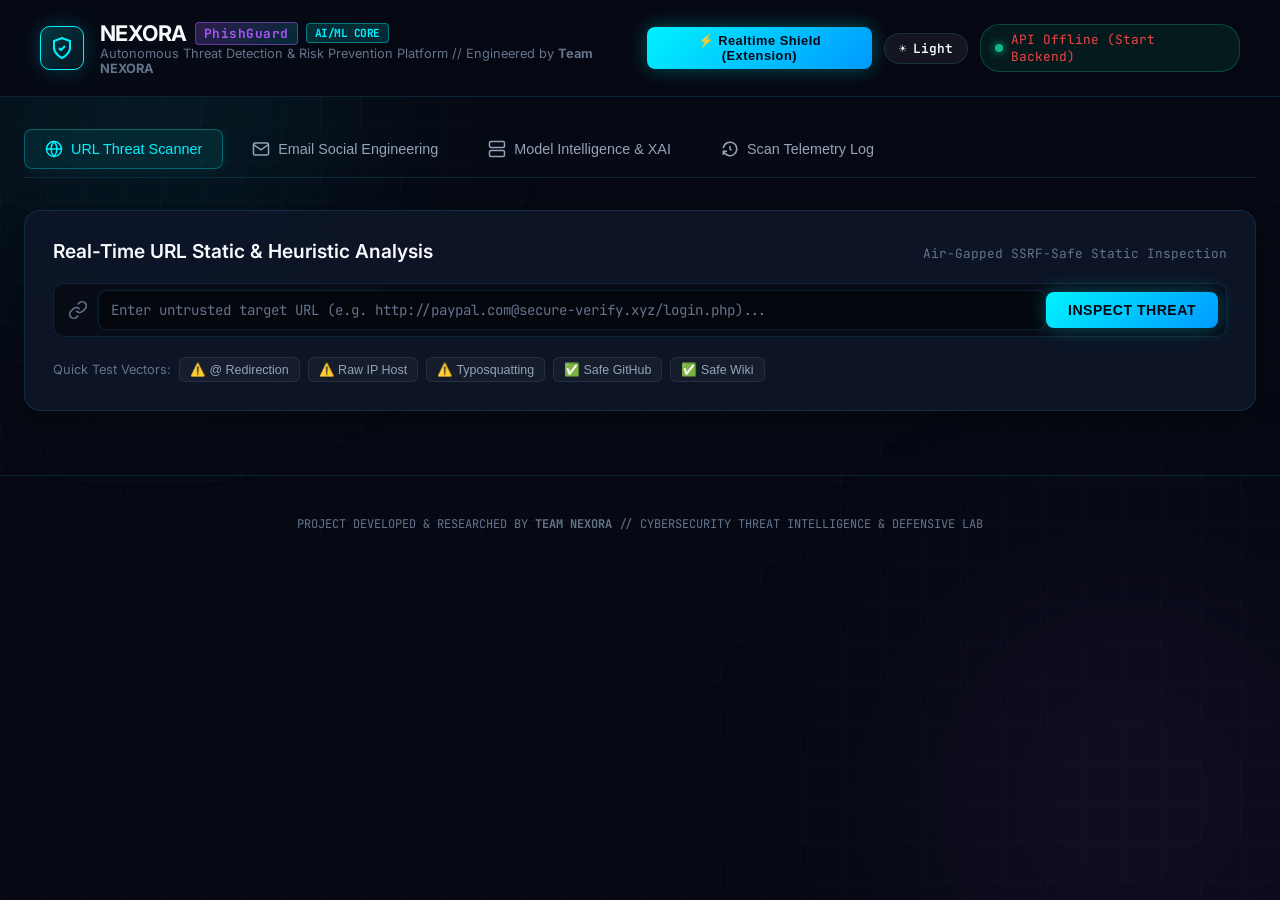
<file: frontend/index.html>
<!DOCTYPE html>
<html lang="en">
<head>
    <meta charset="UTF-8">
    <meta name="viewport" content="width=device-width, initial-scale=1.0">
    <title>CYBERDEFENSE // AI-Powered Phishing Detection & Prevention Platform</title>
    <meta name="description" content="Enterprise-grade AI/ML cybersecurity platform for real-time URL and email phishing threat analysis and prevention.">
    <!-- Google Fonts -->
    <link rel="preconnect" href="https://fonts.googleapis.com">
    <link rel="preconnect" href="https://fonts.gstatic.com" crossorigin>
    <link href="https://fonts.googleapis.com/css2?family=Inter:wght@300;400;500;600;700;800&family=JetBrains+Mono:wght@400;600;700&display=swap" rel="stylesheet">
    <link rel="stylesheet" href="style.css">
</head>
<body>
    <!-- Background Glow Canvas & Grid -->
    <div class="cyber-grid"></div>
    <div class="glow-orb orb-1"></div>
    <div class="glow-orb orb-2"></div>

    <!-- Header / Navbar -->
    <header class="navbar">
        <div class="nav-brand">
            <div class="logo-shield">
                <svg viewBox="0 0 24 24" fill="none" stroke="currentColor" stroke-width="2">
                    <path d="M12 22s8-4 8-10V5l-8-3-8 3v7c0 6 8 10 8 10z"/>
                    <path d="M9 12l2 2 4-4" stroke-dasharray="10"/>
                </svg>
            </div>
            <div>
                <h1 class="brand-title">NEXORA <span class="badge-brand">PhishGuard</span> <span class="badge-ai">AI/ML Core</span></h1>
                <p class="brand-subtitle">Autonomous Threat Detection & Risk Prevention Platform // Engineered by <strong>Team NEXORA</strong></p>
            </div>
        </div>

        <div class="nav-controls">
            <button class="cyber-btn primary small" onclick="openExtensionModal()" title="Real-Time Domain Protection Extension">
                <span>⚡ Realtime Shield (Extension)</span>
            </button>

            <button class="theme-toggle-btn" id="themeToggleBtn" onclick="toggleTheme()" title="Toggle Light/Dark Theme">
                <span class="theme-icon" id="themeIcon">☀️</span>
                <span class="theme-text" id="themeText">Light</span>
            </button>

            <div class="system-status-pill" id="systemStatusPill">
                <span class="status-dot pulse"></span>
                <span id="systemStatusText">Connecting to ML Engine...</span>
            </div>
        </div>
    </header>

    <!-- Main Dashboard Container -->
    <main class="dashboard-container">
        
        <!-- Navigation Tabs -->
        <nav class="cyber-tabs" role="tablist">
            <button class="tab-btn active" id="tabUrlBtn" onclick="switchTab('url')">
                <svg viewBox="0 0 24 24" width="18" height="18" fill="none" stroke="currentColor" stroke-width="2"><circle cx="12" cy="12" r="10"/><line x1="2" y1="12" x2="22" y2="12"/><path d="M12 2a15.3 15.3 0 0 1 4 10 15.3 15.3 0 0 1-4 10 15.3 15.3 0 0 1-4-10 15.3 15.3 0 0 1 4-10z"/></svg>
                <span>URL Threat Scanner</span>
            </button>
            <button class="tab-btn" id="tabEmailBtn" onclick="switchTab('email')">
                <svg viewBox="0 0 24 24" width="18" height="18" fill="none" stroke="currentColor" stroke-width="2"><path d="M4 4h16c1.1 0 2 .9 2 2v12c0 1.1-.9 2-2 2H4c-1.1 0-2-.9-2-2V6c0-1.1.9-2 2-2z"/><polyline points="22,6 12,13 2,6"/></svg>
                <span>Email Social Engineering</span>
            </button>
            <button class="tab-btn" id="tabModelBtn" onclick="switchTab('model')">
                <svg viewBox="0 0 24 24" width="18" height="18" fill="none" stroke="currentColor" stroke-width="2"><rect x="2" y="2" width="20" height="8" rx="2" ry="2"/><rect x="2" y="14" width="20" height="8" rx="2" ry="2"/><line x1="6" y1="6" x2="6.01" y2="6"/><line x1="6" y1="18" x2="6.01" y2="18"/></svg>
                <span>Model Intelligence & XAI</span>
            </button>
            <button class="tab-btn" id="tabHistoryBtn" onclick="switchTab('history')">
                <svg viewBox="0 0 24 24" width="18" height="18" fill="none" stroke="currentColor" stroke-width="2"><polyline points="12 8 12 12 14 14"/><path d="M3.05 11a9 9 0 1 1 .5 4m-.5 5v-5h5"/></svg>
                <span>Scan Telemetry Log</span>
            </button>
        </nav>

        <!-- ==================== TAB 1: URL SCANNER ==================== -->
        <section id="urlTab" class="tab-content active">
            <div class="scanner-card glass-panel">
                <div class="card-header">
                    <h2>Real-Time URL Static & Heuristic Analysis</h2>
                    <span class="card-hint">Air-Gapped SSRF-Safe Static Inspection</span>
                </div>

                <form id="urlScanForm" onsubmit="handleUrlSubmit(event)">
                    <div class="input-group">
                        <div class="input-icon">
                            <svg viewBox="0 0 24 24" width="20" height="20" fill="none" stroke="currentColor" stroke-width="2"><path d="M10 13a5 5 0 0 0 7.54.54l3-3a5 5 0 0 0-7.07-7.07l-1.72 1.71"/><path d="M14 11a5 5 0 0 0-7.54-.54l-3 3a5 5 0 0 0 7.07 7.07l1.71-1.71"/></svg>
                        </div>
                        <input 
                            type="text" 
                            id="urlInput" 
                            placeholder="Enter untrusted target URL (e.g. http://paypal.com@secure-verify.xyz/login.php)..." 
                            required
                            autocomplete="off"
                        >
                        <button type="submit" id="urlScanBtn" class="cyber-btn primary">
                            <span class="btn-text">INSPECT THREAT</span>
                            <span class="btn-loader hidden"></span>
                        </button>
                    </div>
                </form>

                <!-- Quick Samples Bar -->
                <div class="quick-samples">
                    <span class="samples-label">Quick Test Vectors:</span>
                    <button class="chip phish" onclick="loadSampleUrl('http://paypal.com@secure-verify-account.xyz/login.php')">⚠️ @ Redirection</button>
                    <button class="chip phish" onclick="loadSampleUrl('http://192.168.1.100/secure/bankofamerica/verify.html')">⚠️ Raw IP Host</button>
                    <button class="chip phish" onclick="loadSampleUrl('http://amaz0n-security-alert-center.top/orders/reverify')">⚠️ Typosquatting</button>
                    <button class="chip legit" onclick="loadSampleUrl('https://www.github.com/torvalds/linux')">✅ Safe GitHub</button>
                    <button class="chip legit" onclick="loadSampleUrl('https://en.wikipedia.org/wiki/Machine_learning')">✅ Safe Wiki</button>
                </div>
            </div>

            <!-- URL Result Section (Hidden until scan) -->
            <div id="urlResultSection" class="results-grid hidden">
                
                <!-- Left: Gauge & Prevention Action -->
                <div class="result-card glass-panel score-card">
                    <h3>Risk Assessment</h3>
                    
                    <div class="gauge-wrapper">
                        <svg class="gauge-svg" viewBox="0 0 200 200">
                            <circle class="gauge-bg" cx="100" cy="100" r="80"></circle>
                            <circle class="gauge-bar" id="urlGaugeBar" cx="100" cy="100" r="80" stroke-dasharray="502.65" stroke-dashoffset="502.65"></circle>
                        </svg>
                        <div class="gauge-center">
                            <span class="gauge-value" id="urlScoreVal">0</span>
                            <span class="gauge-max">/ 100</span>
                            <span class="gauge-level" id="urlLevelBadge">ANALYZING</span>
                        </div>
                    </div>

                    <div class="policy-action-box" id="urlPolicyBox">
                        <div class="action-title" id="urlActionText">ACTION: PENDING</div>
                        <p class="action-desc" id="urlActionDesc">Evaluating threat level...</p>
                    </div>

                    <div class="meta-row">
                        <div class="meta-item">
                            <span class="meta-label">ML Confidence</span>
                            <span class="meta-val" id="urlConfidenceVal">--%</span>
                        </div>
                        <div class="meta-item">
                            <span class="meta-label">Engine Model</span>
                            <span class="meta-val" id="urlModelVal">Random Forest</span>
                        </div>
                    </div>
                </div>

                <!-- Right: Explainability & Indicators -->
                <div class="result-card glass-panel reasons-card">
                    <div class="card-header">
                        <h3>Explainable AI (XAI) Indicators</h3>
                        <span class="badge-tag">Threat Signals</span>
                    </div>

                    <div class="reasons-list" id="urlReasonsList">
                        <!-- Injected via JavaScript -->
                    </div>

                    <div class="features-collapsible">
                        <button class="collapse-toggle" onclick="toggleFeatureTable()">
                            <span>Extracted Numeric Feature Matrix (22 Vector Dimensions)</span>
                            <span id="collapseIcon">▼</span>
                        </button>
                        <div id="featureTableContainer" class="feature-table-wrapper hidden">
                            <table class="cyber-table" id="urlFeatureTable">
                                <thead>
                                    <tr>
                                        <th>Feature Name</th>
                                        <th>Extracted Value</th>
                                    </tr>
                                </thead>
                                <tbody></tbody>
                            </table>
                        </div>
                    </div>
                </div>

            </div>
        </section>

        <!-- ==================== TAB 2: EMAIL SCANNER ==================== -->
        <section id="emailTab" class="tab-content">
            <div class="scanner-card glass-panel">
                <div class="card-header">
                    <h2>Social Engineering & Phishing Email Inspector</h2>
                    <span class="card-hint">Analyzes sender authentication, urgency heuristics, and embedded hyperlinks</span>
                </div>

                <form id="emailScanForm" onsubmit="handleEmailSubmit(event)">
                    <div class="form-row">
                        <div class="form-col">
                            <label for="emailSender">From (Sender Header):</label>
                            <input type="text" id="emailSender" placeholder='e.g. "PayPal Security" &lt;alert@update-portal-paypal.xyz&gt;' required>
                        </div>
                        <div class="form-col">
                            <label for="emailReplyTo">Reply-To (Optional):</label>
                            <input type="text" id="emailReplyTo" placeholder='e.g. attacker-drop@tempmail.cc'>
                        </div>
                    </div>

                    <div class="form-group">
                        <label for="emailSubject">Subject Line:</label>
                        <input type="text" id="emailSubject" placeholder="e.g. URGENT: Your Account Has Been Locked - Action Required Within 24h" required>
                    </div>

                    <div class="form-group">
                        <label for="emailBody">Email Body Text (Include embedded links):</label>
                        <textarea id="emailBody" rows="5" placeholder="Paste full email body content here..." required></textarea>
                    </div>

                    <div class="btn-bar">
                        <button type="button" class="cyber-btn secondary" onclick="loadSampleEmail()">Load Deceptive Sample Template</button>
                        <button type="submit" id="emailScanBtn" class="cyber-btn primary">
                            <span class="btn-text">ANALYZE EMAIL THREAT</span>
                            <span class="btn-loader hidden"></span>
                        </button>
                    </div>
                </form>
            </div>

            <!-- Email Result Section -->
            <div id="emailResultSection" class="results-grid hidden">
                <div class="result-card glass-panel score-card">
                    <h3>Email Risk Verdict</h3>
                    <div class="gauge-wrapper">
                        <svg class="gauge-svg" viewBox="0 0 200 200">
                            <circle class="gauge-bg" cx="100" cy="100" r="80"></circle>
                            <circle class="gauge-bar" id="emailGaugeBar" cx="100" cy="100" r="80" stroke-dasharray="502.65" stroke-dashoffset="502.65"></circle>
                        </svg>
                        <div class="gauge-center">
                            <span class="gauge-value" id="emailScoreVal">0</span>
                            <span class="gauge-max">/ 100</span>
                            <span class="gauge-level" id="emailLevelBadge">ANALYZING</span>
                        </div>
                    </div>

                    <div class="policy-action-box" id="emailPolicyBox">
                        <div class="action-title" id="emailActionText">ACTION: PENDING</div>
                        <p class="action-desc" id="emailActionDesc">Evaluating threat level...</p>
                    </div>
                </div>

                <div class="result-card glass-panel reasons-card">
                    <h3>Social Engineering Indicators</h3>
                    <div class="reasons-list" id="emailSignalsList"></div>

                    <div class="embedded-urls-section">
                        <h4>Embedded Hyperlinks Found (<span id="emailUrlCount">0</span>)</h4>
                        <div id="emailUrlsList" class="embedded-url-cards"></div>
                    </div>
                </div>
            </div>
        </section>

        <!-- ==================== TAB 3: MODEL INTELLIGENCE ==================== -->
        <section id="modelTab" class="tab-content">
            <div class="grid-2col">
                <!-- Champion Model Stats -->
                <div class="glass-panel info-box">
                    <h3>Champion Classifier Specifications</h3>
                    <div class="metrics-grid" id="championMetricsGrid">
                        <div class="metric-card">
                            <span class="metric-num" id="metricAccuracy">--%</span>
                            <span class="metric-title">Test Accuracy</span>
                        </div>
                        <div class="metric-card">
                            <span class="metric-num" id="metricPrecision">--%</span>
                            <span class="metric-title">Precision (Phish)</span>
                        </div>
                        <div class="metric-card highlight">
                            <span class="metric-num" id="metricRecall">--%</span>
                            <span class="metric-title">Recall (Low FN)</span>
                        </div>
                        <div class="metric-card">
                            <span class="metric-num" id="metricF1">--%</span>
                            <span class="metric-title">F1-Score</span>
                        </div>
                    </div>

                    <h4 class="subhead">Model Comparison Benchmark Table</h4>
                    <div class="table-responsive">
                        <table class="cyber-table" id="comparisonTable">
                            <thead>
                                <tr>
                                    <th>Model Name</th>
                                    <th>Accuracy</th>
                                    <th>Precision</th>
                                    <th>Recall</th>
                                    <th>F1-Score</th>
                                    <th>ROC-AUC</th>
                                </tr>
                            </thead>
                            <tbody></tbody>
                        </table>
                    </div>
                </div>

                <!-- Feature Importances -->
                <div class="glass-panel info-box">
                    <h3>Top Predictive Feature Importances</h3>
                    <p class="section-desc">Gini importance contribution of top lexical & structural indicators.</p>
                    <div id="featureImportanceBars" class="importance-bars-container">
                        <!-- Bars injected dynamically -->
                    </div>
                </div>
            </div>
        </section>

        <!-- ==================== TAB 4: SCAN TELEMETRY ==================== -->
        <section id="historyTab" class="tab-content">
            <div class="glass-panel">
                <div class="card-header">
                    <h2>Live Telemetry & Scan Audit Log</h2>
                    <div style="display:flex; gap:8px;">
                        <button class="cyber-btn secondary small" onclick="fetchScanHistory()">↻ Refresh Log</button>
                        <button class="cyber-btn secondary small" onclick="clearScanHistory()" style="color:var(--neon-red); border-color:rgba(239,68,68,0.3);" title="Clear all recorded scan history">🗑️ Clear Logs</button>
                    </div>
                </div>
                <div class="table-responsive">
                    <table class="cyber-table" id="historyTable">
                        <thead>
                            <tr>
                                <th>Scan ID</th>
                                <th>Timestamp</th>
                                <th>Type</th>
                                <th>Target / Sender</th>
                                <th>Risk Score</th>
                                <th>Classification</th>
                                <th>Enforced Action</th>
                            </tr>
                        </thead>
                        <tbody id="historyTableBody">
                            <tr>
                                <td colspan="7" class="text-center">No scans executed in current session.</td>
                            </tr>
                        </tbody>
                    </table>
                </div>
            </div>
        </section>

    </main>

    <!-- Real-time Shield & Extension Modal -->
    <div id="extensionModal" class="modal-overlay hidden" onclick="handleModalBackdropClick(event)">
        <div class="modal-card glass-panel" onclick="event.stopPropagation()">
            <div class="modal-header">
                <div class="modal-title-box">
                    <span class="modal-icon">🛡️</span>
                    <div>
                        <h3>NEXORA Real-Time Shield</h3>
                        <p class="modal-subtitle">Browser Extension & Desktop App Integration</p>
                    </div>
                </div>
                <button class="modal-close-btn" onclick="closeExtensionModal()">&times;</button>
            </div>

            <div class="modal-tabs">
                <button class="modal-tab-btn active" id="mTabExt" onclick="switchModalTab('ext')">🌐 Chrome / Edge Extension</button>
                <button class="modal-tab-btn" id="mTabDesktop" onclick="switchModalTab('desktop')">💻 Desktop App & Shortcut</button>
            </div>

            <!-- Tab 1: Browser Extension Guide -->
            <div id="modalContentExt" class="modal-tab-content active">
                <div class="ext-quick-action-box">
                    <button class="cyber-btn primary large-btn" id="oneClickLaunchBtn" onclick="triggerOneClickBrowserLaunch()">
                        <span>🚀 1-Click Launch Browser with Extension Active</span>
                    </button>
                    <p class="quick-sub">Automatically launches your browser with the NEXORA Real-time Shield preloaded!</p>
                </div>

                <div class="ext-divider">
                    <span>OR MANUALLY LOAD IN 3 STEPS</span>
                </div>

                <div class="install-steps">
                    <div class="step-card">
                        <span class="step-num">1</span>
                        <div class="step-details">
                            <h4>Open Extensions Manager</h4>
                            <p>In Chrome or Edge, open a new tab and navigate to: <code class="code-pill">chrome://extensions</code> (or <code class="code-pill">edge://extensions</code>)</p>
                        </div>
                    </div>

                    <div class="step-card">
                        <span class="step-num">2</span>
                        <div class="step-details">
                            <h4>Enable Developer Mode</h4>
                            <p>Toggle the <strong>Developer mode</strong> switch in the top-right corner of the Extensions page.</p>
                        </div>
                    </div>

                    <div class="step-card">
                        <span class="step-num">3</span>
                        <div class="step-details">
                            <h4>Load Unpacked Extension Folder</h4>
                            <p>Click the <strong>"Load unpacked"</strong> button in top-left and select your project's extension folder:</p>
                            <div class="folder-path-box">
                                <code id="extensionFolderPath">e:\AL ML based phishing detection\extension</code>
                                <button class="copy-btn" onclick="copyExtensionPath()">Copy Path</button>
                            </div>
                        </div>
                    </div>
                </div>

                <div class="ext-verify-note">
                    ✅ <em>Once loaded, the <strong>NEXORA Shield</strong> icon will appear in your browser toolbar, protecting all browsing tabs in real time!</em>
                </div>
            </div>

            <!-- Tab 2: Desktop App -->
            <div id="modalContentDesktop" class="modal-tab-content">
                <div class="ext-banner-info">
                    <p>Run <strong>NEXORA PhishGuard</strong> as a standalone native Desktop App with dedicated windowing and instant shortcut access.</p>
                </div>

                <div class="desktop-install-box">
                    <button class="cyber-btn primary" id="pwaInstallBtn" onclick="triggerPwaInstall()">
                        <span>📥 Install NEXORA as Desktop Application</span>
                    </button>
                    <p class="desktop-hint">Or in Chrome/Edge, click the <strong>Install App</strong> icon in the address bar (top-right of URL bar).</p>
                </div>
            </div>

            <div class="modal-footer">
                <button class="cyber-btn secondary" onclick="closeExtensionModal()">Close</button>
            </div>
        </div>
    </div>

    <!-- Footer -->
    <footer class="footer">
        <p>PROJECT DEVELOPED & RESEARCHED BY <strong>TEAM NEXORA</strong> // CYBERSECURITY THREAT INTELLIGENCE & DEFENSIVE LAB</p>
    </footer>

    <script src="app.js"></script>
</body>
</html>
</file>
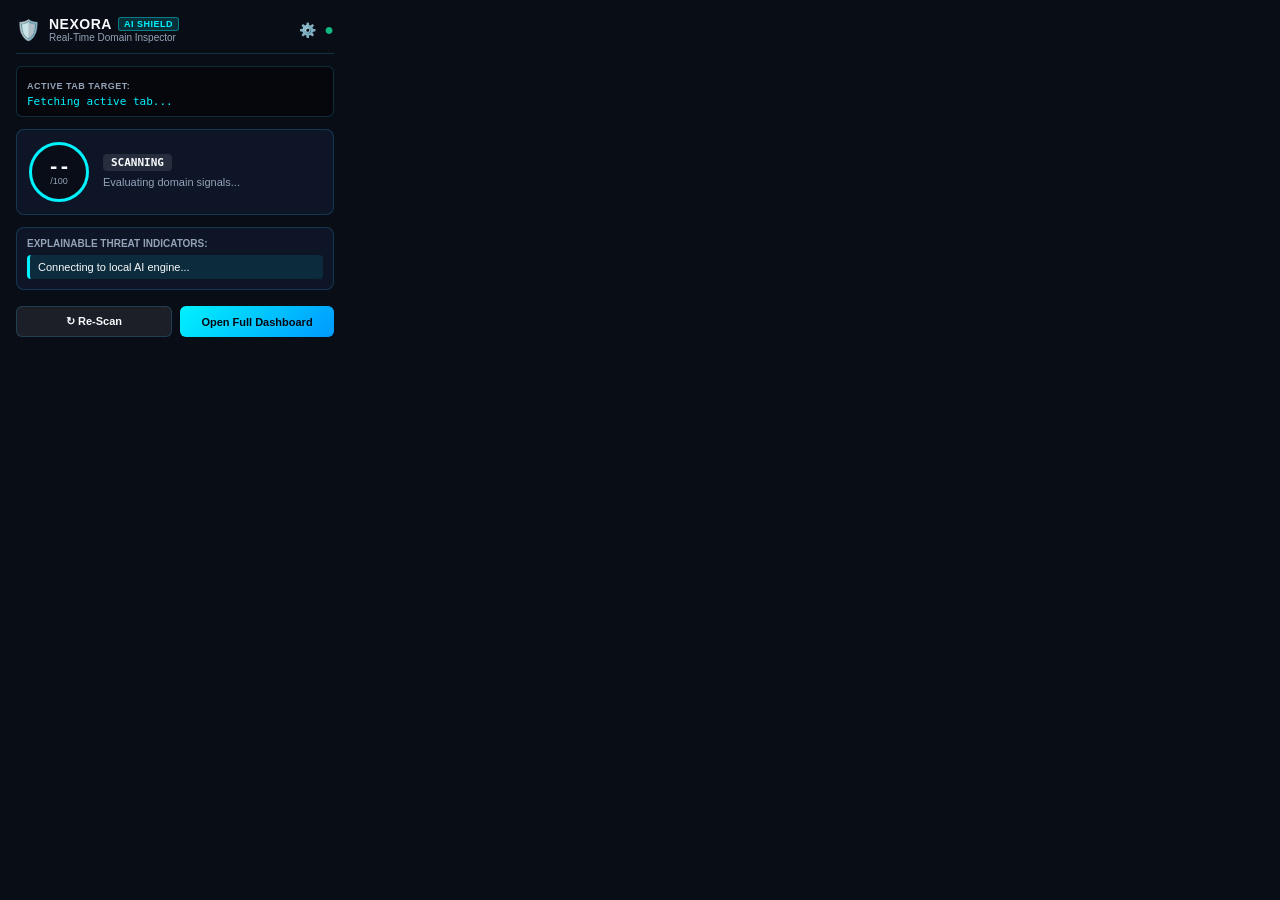
<file: extension/popup.html>
<!DOCTYPE html>
<html lang="en">
<head>
    <meta charset="UTF-8">
    <meta name="viewport" content="width=device-width, initial-scale=1.0">
    <title>NEXORA PhishGuard</title>
    <link rel="stylesheet" href="popup.css">
</head>
<body>
    <div class="ext-container">
        <!-- Header -->
        <header class="ext-header">
            <div class="ext-brand">
                <div class="ext-logo">🛡️</div>
                <div>
                    <h2>NEXORA <span class="badge-mini">AI SHIELD</span></h2>
                    <p class="ext-sub">Real-Time Domain Inspector</p>
                </div>
            </div>
            <div style="display:flex; align-items:center; gap:8px;">
                <button id="settingsToggleBtn" style="background:none; border:none; color:var(--text-sub); cursor:pointer; font-size:14px;" title="Server Settings">⚙️</button>
                <div class="ext-status" id="engineStatusDot" title="Engine Status">●</div>
            </div>
        </header>

        <!-- Settings Drawer (Hidden by default) -->
        <div id="settingsDrawer" style="display:none; background:rgba(0,0,0,0.5); border:1px solid var(--border); border-radius:6px; padding:8px; margin-bottom:4px;">
            <div style="font-size:10px; color:var(--text-sub); margin-bottom:4px; font-weight:600;">BACKEND API SERVER URL:</div>
            <div style="display:flex; gap:6px;">
                <input type="text" id="customApiUrlInput" placeholder="http://127.0.0.1:8000 or https://your-domain.com" style="flex:1; background:#040711; border:1px solid var(--border); color:#fff; font-size:11px; padding:4px 6px; border-radius:4px; font-family:monospace;">
                <button id="saveApiUrlBtn" style="background:var(--cyan); color:#000; border:none; border-radius:4px; padding:4px 8px; font-size:10px; font-weight:700; cursor:pointer;">Save</button>
            </div>
        </div>

        <!-- Current Domain Target -->
        <div class="current-site-card">
            <span class="site-label">ACTIVE TAB TARGET:</span>
            <div class="site-url" id="activeUrlText">Fetching active tab...</div>
        </div>

        <!-- Risk Gauge & Verdict -->
        <div class="ext-verdict-card">
            <div class="mini-gauge">
                <span class="score-number" id="riskScoreNum">--</span>
                <span class="score-scale">/100</span>
            </div>
            <div class="verdict-info">
                <div class="verdict-badge" id="verdictBadge">SCANNING</div>
                <div class="action-text" id="actionText">Evaluating domain signals...</div>
            </div>
        </div>

        <!-- Threat Reasons / Signals -->
        <div class="signals-box">
            <div class="signals-title">Explainable Threat Indicators:</div>
            <div class="signals-list" id="reasonsList">
                <div class="signal-item info">Connecting to local AI engine...</div>
            </div>
        </div>

        <!-- Action Buttons -->
        <div class="ext-footer">
            <button class="ext-btn secondary" id="reScanBtn">↻ Re-Scan</button>
            <button class="ext-btn primary" id="openDashBtn">Open Full Dashboard</button>
        </div>
    </div>

    <script src="popup.js"></script>
</body>
</html>
</file>
<file: frontend/style.css>
:root {
    --bg-main: #060913;
    --bg-panel: rgba(15, 23, 42, 0.85);
    --bg-card: rgba(30, 41, 59, 0.6);
    --border-color: rgba(56, 189, 248, 0.15);
    --border-highlight: rgba(56, 189, 248, 0.4);
    
    --text-primary: #f8fafc;
    --text-secondary: #94a3b8;
    --text-muted: #64748b;
    
    --neon-cyan: #00f2fe;
    --neon-blue: #38bdf8;
    --neon-green: #10b981;
    --neon-amber: #f59e0b;
    --neon-red: #ef4444;
    --neon-purple: #a855f7;

    --font-sans: 'Inter', -apple-system, BlinkMacSystemFont, sans-serif;
    --font-mono: 'JetBrains Mono', monospace;
}

body.light-theme {
    --bg-main: #f8fafc;
    --bg-panel: rgba(255, 255, 255, 0.92);
    --bg-card: rgba(241, 245, 249, 0.9);
    --border-color: rgba(203, 213, 225, 0.8);
    --border-highlight: rgba(2, 132, 199, 0.5);
    
    --text-primary: #0f172a;
    --text-secondary: #334155;
    --text-muted: #64748b;
    
    --neon-cyan: #0284c7;
    --neon-blue: #2563eb;
    --neon-green: #059669;
    --neon-amber: #d97706;
    --neon-red: #dc2626;
    --neon-purple: #7c3aed;
}

body.light-theme .cyber-grid {
    background-image: 
        linear-gradient(to right, rgba(0, 0, 0, 0.04) 1px, transparent 1px),
        linear-gradient(to bottom, rgba(0, 0, 0, 0.04) 1px, transparent 1px);
}

body.light-theme .navbar {
    background: rgba(255, 255, 255, 0.9);
    border-bottom: 1px solid var(--border-color);
}

body.light-theme .glass-panel {
    box-shadow: 0 10px 30px rgba(0, 0, 0, 0.06);
}

body.light-theme .input-group,
body.light-theme input[type="text"],
body.light-theme textarea {
    background: rgba(255, 255, 255, 0.95);
    border-color: #cbd5e1;
    color: #0f172a;
}

body.light-theme .policy-action-box,
body.light-theme .embedded-card,
body.light-theme .metric-card {
    background: rgba(241, 245, 249, 0.8);
    border-color: var(--border-color);
}

body.light-theme .reason-item {
    background: rgba(241, 245, 249, 0.9);
}

body.light-theme .reason-item.critical {
    background: rgba(254, 226, 226, 0.7);
}

body.light-theme .reason-item.warning {
    background: rgba(254, 243, 199, 0.7);
}

body.light-theme .reason-item.info {
    background: rgba(224, 242, 254, 0.7);
}

body.light-theme .gauge-bg {
    stroke: rgba(0, 0, 0, 0.08);
}

body.light-theme .chip {
    background: rgba(241, 245, 249, 0.9);
    border-color: #cbd5e1;
    color: #334155;
}

body.light-theme .cyber-btn.secondary {
    background: #f1f5f9;
    color: #0f172a;
    border-color: #cbd5e1;
}

* {
    margin: 0;
    padding: 0;
    box-sizing: border-box;
    transition: background-color 0.25s ease, border-color 0.25s ease, color 0.2s ease;
}

body {
    background-color: var(--bg-main);
    color: var(--text-primary);
    font-family: var(--font-sans);
    min-height: 100vh;
    overflow-x: hidden;
    position: relative;
}

/* Background Animated Grid & Orbs */
.cyber-grid {
    position: fixed;
    top: 0;
    left: 0;
    width: 100vw;
    height: 100vh;
    background-size: 40px 40px;
    background-image: 
        linear-gradient(to right, rgba(255, 255, 255, 0.02) 1px, transparent 1px),
        linear-gradient(to bottom, rgba(255, 255, 255, 0.02) 1px, transparent 1px);
    pointer-events: none;
    z-index: -2;
}

.glow-orb {
    position: fixed;
    border-radius: 50%;
    filter: blur(120px);
    pointer-events: none;
    z-index: -1;
}

.orb-1 {
    width: 500px;
    height: 500px;
    top: -150px;
    left: -100px;
    background: radial-gradient(circle, rgba(0, 242, 254, 0.15), transparent 70%);
}

.orb-2 {
    width: 600px;
    height: 600px;
    bottom: -200px;
    right: -150px;
    background: radial-gradient(circle, rgba(168, 85, 247, 0.12), transparent 70%);
}

/* Header & Navbar */
.navbar {
    display: flex;
    justify-content: space-between;
    align-items: center;
    padding: 1.25rem 2.5rem;
    border-bottom: 1px solid var(--border-color);
    background: rgba(6, 9, 19, 0.85);
    backdrop-filter: blur(16px);
    position: sticky;
    top: 0;
    z-index: 100;
}

.nav-brand {
    display: flex;
    align-items: center;
    gap: 1rem;
}

.logo-shield {
    width: 44px;
    height: 44px;
    background: linear-gradient(135deg, rgba(0, 242, 254, 0.2), rgba(56, 189, 248, 0.05));
    border: 1px solid var(--neon-cyan);
    border-radius: 10px;
    display: flex;
    align-items: center;
    justify-content: center;
    color: var(--neon-cyan);
    box-shadow: 0 0 20px rgba(0, 242, 254, 0.2);
}

.logo-shield svg {
    width: 24px;
    height: 24px;
}

.brand-title {
    font-size: 1.35rem;
    font-weight: 700;
    letter-spacing: -0.5px;
    display: flex;
    align-items: center;
    gap: 0.5rem;
}

.badge-brand {
    font-size: 0.8rem;
    font-weight: 700;
    font-family: var(--font-mono);
    padding: 2px 8px;
    background: linear-gradient(135deg, rgba(168, 85, 247, 0.25), rgba(0, 242, 254, 0.15));
    color: var(--neon-purple);
    border: 1px solid rgba(168, 85, 247, 0.5);
    border-radius: 4px;
    letter-spacing: 0.5px;
}

.badge-ai {
    font-size: 0.7rem;
    font-family: var(--font-mono);
    padding: 2px 8px;
    background: rgba(0, 242, 254, 0.15);
    color: var(--neon-cyan);
    border: 1px solid rgba(0, 242, 254, 0.4);
    border-radius: 4px;
    text-transform: uppercase;
}

.brand-subtitle {
    font-size: 0.8rem;
    color: var(--text-muted);
}

.nav-controls {
    display: flex;
    align-items: center;
    gap: 12px;
}

.theme-toggle-btn {
    display: flex;
    align-items: center;
    gap: 6px;
    padding: 6px 14px;
    background: rgba(255, 255, 255, 0.06);
    border: 1px solid var(--border-color);
    border-radius: 20px;
    color: var(--text-primary);
    font-size: 0.8rem;
    font-weight: 600;
    cursor: pointer;
    font-family: var(--font-mono);
    transition: all 0.2s ease;
}

.theme-toggle-btn:hover {
    background: rgba(255, 255, 255, 0.12);
    border-color: var(--neon-cyan);
    transform: translateY(-1px);
}

.system-status-pill {
    display: flex;
    align-items: center;
    gap: 8px;
    padding: 6px 14px;
    background: rgba(16, 185, 129, 0.1);
    border: 1px solid rgba(16, 185, 129, 0.3);
    border-radius: 20px;
    font-size: 0.8rem;
    color: var(--neon-green);
    font-family: var(--font-mono);
}

.status-dot {
    width: 8px;
    height: 8px;
    border-radius: 50%;
    background-color: var(--neon-green);
    box-shadow: 0 0 8px var(--neon-green);
}

.pulse {
    animation: pulse 2s infinite;
}

@keyframes pulse {
    0% { opacity: 1; transform: scale(1); }
    50% { opacity: 0.4; transform: scale(0.85); }
    100% { opacity: 1; transform: scale(1); }
}

/* Dashboard Container */
.dashboard-container {
    max-width: 1300px;
    margin: 2rem auto;
    padding: 0 1.5rem;
}

/* Tab Navigation */
.cyber-tabs {
    display: flex;
    gap: 0.5rem;
    margin-bottom: 2rem;
    border-bottom: 1px solid var(--border-color);
    padding-bottom: 0.5rem;
    overflow-x: auto;
}

.tab-btn {
    display: flex;
    align-items: center;
    gap: 8px;
    padding: 10px 20px;
    background: transparent;
    border: 1px solid transparent;
    border-radius: 8px;
    color: var(--text-secondary);
    font-size: 0.9rem;
    font-weight: 500;
    cursor: pointer;
    transition: all 0.2s ease;
}

.tab-btn:hover {
    color: var(--text-primary);
    background: rgba(255, 255, 255, 0.03);
}

.tab-btn.active {
    color: var(--neon-cyan);
    background: rgba(0, 242, 254, 0.08);
    border-color: rgba(0, 242, 254, 0.3);
    box-shadow: 0 0 15px rgba(0, 242, 254, 0.1);
}

/* Glassmorphism Panel */
.glass-panel {
    background: var(--bg-panel);
    border: 1px solid var(--border-color);
    border-radius: 16px;
    padding: 1.75rem;
    backdrop-filter: blur(12px);
    box-shadow: 0 8px 32px rgba(0, 0, 0, 0.3);
}

.card-header {
    display: flex;
    justify-content: space-between;
    align-items: baseline;
    margin-bottom: 1.25rem;
}

.card-header h2, .card-header h3 {
    font-size: 1.2rem;
    font-weight: 600;
}

.card-hint {
    font-size: 0.8rem;
    color: var(--text-muted);
    font-family: var(--font-mono);
}

/* Input Fields & Forms */
.input-group {
    display: flex;
    align-items: center;
    background: rgba(0, 0, 0, 0.4);
    border: 1px solid var(--border-color);
    border-radius: 10px;
    padding: 6px 8px 6px 14px;
    transition: border-color 0.2s ease, box-shadow 0.2s ease;
}

.input-group:focus-within {
    border-color: var(--neon-cyan);
    box-shadow: 0 0 20px rgba(0, 242, 254, 0.2);
}

.input-icon {
    color: var(--text-muted);
    display: flex;
    align-items: center;
    margin-right: 10px;
}

.input-group input {
    flex: 1;
    background: transparent;
    border: none;
    outline: none;
    color: var(--text-primary);
    font-size: 0.95rem;
    font-family: var(--font-mono);
}

.input-group input::placeholder {
    color: var(--text-muted);
}

/* Cyber Buttons */
.cyber-btn {
    padding: 10px 22px;
    border-radius: 8px;
    font-size: 0.88rem;
    font-weight: 600;
    letter-spacing: 0.5px;
    cursor: pointer;
    transition: all 0.2s ease;
    display: inline-flex;
    align-items: center;
    justify-content: center;
    gap: 8px;
    border: none;
}

.cyber-btn.primary {
    background: linear-gradient(135deg, #00f2fe, #0099ff);
    color: #030712;
    box-shadow: 0 0 20px rgba(0, 242, 254, 0.3);
}

.cyber-btn.primary:hover {
    box-shadow: 0 0 30px rgba(0, 242, 254, 0.5);
    transform: translateY(-1px);
}

.cyber-btn.secondary {
    background: rgba(255, 255, 255, 0.05);
    color: var(--text-primary);
    border: 1px solid var(--border-color);
}

.cyber-btn.secondary:hover {
    background: rgba(255, 255, 255, 0.1);
    border-color: var(--border-highlight);
}

.cyber-btn.small {
    padding: 6px 12px;
    font-size: 0.8rem;
}

/* Quick Samples */
.quick-samples {
    display: flex;
    align-items: center;
    gap: 8px;
    margin-top: 1.25rem;
    flex-wrap: wrap;
}

.samples-label {
    font-size: 0.8rem;
    color: var(--text-muted);
}

.chip {
    padding: 4px 10px;
    border-radius: 6px;
    font-size: 0.78rem;
    cursor: pointer;
    background: rgba(255, 255, 255, 0.04);
    border: 1px solid rgba(255, 255, 255, 0.08);
    color: var(--text-secondary);
    transition: all 0.15s ease;
}

.chip:hover {
    transform: translateY(-1px);
}

.chip.phish:hover {
    border-color: var(--neon-red);
    color: var(--neon-red);
}

.chip.legit:hover {
    border-color: var(--neon-green);
    color: var(--neon-green);
}

/* Results Grid */
.results-grid {
    display: grid;
    grid-template-columns: 360px 1fr;
    gap: 1.5rem;
    margin-top: 2rem;
    animation: fadeIn 0.3s ease;
}

@keyframes fadeIn {
    from { opacity: 0; transform: translateY(10px); }
    to { opacity: 1; transform: translateY(0); }
}

/* Gauge Score Card */
.score-card {
    display: flex;
    flex-direction: column;
    align-items: center;
    text-align: center;
}

.gauge-wrapper {
    position: relative;
    width: 180px;
    height: 180px;
    margin: 1.5rem 0;
}

.gauge-svg {
    transform: rotate(-90deg);
    width: 100%;
    height: 100%;
}

.gauge-bg {
    fill: none;
    stroke: rgba(255, 255, 255, 0.06);
    stroke-width: 12;
}

.gauge-bar {
    fill: none;
    stroke: var(--neon-green);
    stroke-width: 12;
    stroke-linecap: round;
    transition: stroke-dashoffset 1s cubic-bezier(0.4, 0, 0.2, 1), stroke 0.5s ease;
}

.gauge-center {
    position: absolute;
    top: 50%;
    left: 50%;
    transform: translate(-50%, -50%);
    display: flex;
    flex-direction: column;
    align-items: center;
}

.gauge-value {
    font-size: 2.75rem;
    font-weight: 800;
    font-family: var(--font-mono);
    line-height: 1;
}

.gauge-max {
    font-size: 0.8rem;
    color: var(--text-muted);
    margin-top: 2px;
}

.gauge-level {
    margin-top: 6px;
    font-size: 0.72rem;
    font-weight: 700;
    font-family: var(--font-mono);
    padding: 2px 8px;
    border-radius: 4px;
    text-transform: uppercase;
    background: rgba(255, 255, 255, 0.08);
}

.policy-action-box {
    width: 100%;
    padding: 1rem;
    border-radius: 10px;
    margin-top: 0.5rem;
    background: rgba(0, 0, 0, 0.3);
    border: 1px solid var(--border-color);
}

.action-title {
    font-size: 1rem;
    font-weight: 700;
    letter-spacing: 0.5px;
    margin-bottom: 4px;
    font-family: var(--font-mono);
}

.action-desc {
    font-size: 0.8rem;
    color: var(--text-secondary);
    line-height: 1.4;
}

.meta-row {
    display: flex;
    justify-content: space-around;
    width: 100%;
    margin-top: 1.25rem;
    padding-top: 1.25rem;
    border-top: 1px solid var(--border-color);
}

.meta-item {
    display: flex;
    flex-direction: column;
}

.meta-label {
    font-size: 0.72rem;
    color: var(--text-muted);
}

.meta-val {
    font-size: 0.95rem;
    font-weight: 600;
    font-family: var(--font-mono);
    color: var(--neon-cyan);
}

/* Reasons List */
.reasons-list {
    display: flex;
    flex-direction: column;
    gap: 0.75rem;
    margin-top: 1rem;
}

.reason-item {
    display: flex;
    gap: 12px;
    padding: 12px 14px;
    border-radius: 8px;
    background: rgba(0, 0, 0, 0.25);
    border-left: 4px solid var(--border-color);
}

.reason-item.critical {
    border-left-color: var(--neon-red);
    background: rgba(239, 68, 68, 0.08);
}

.reason-item.warning {
    border-left-color: var(--neon-amber);
    background: rgba(245, 158, 11, 0.08);
}

.reason-item.info {
    border-left-color: var(--neon-blue);
    background: rgba(56, 189, 248, 0.08);
}

.reason-icon {
    font-size: 1.1rem;
}

.reason-content h4 {
    font-size: 0.88rem;
    font-weight: 600;
    margin-bottom: 2px;
}

.reason-content p {
    font-size: 0.78rem;
    color: var(--text-secondary);
    line-height: 1.4;
}

/* Collapsible Feature Table */
.features-collapsible {
    margin-top: 1.5rem;
    border-top: 1px solid var(--border-color);
    padding-top: 1rem;
}

.collapse-toggle {
    width: 100%;
    display: flex;
    justify-content: space-between;
    background: transparent;
    border: none;
    color: var(--neon-blue);
    font-size: 0.85rem;
    font-weight: 600;
    cursor: pointer;
    padding: 6px 0;
}

.feature-table-wrapper {
    max-height: 240px;
    overflow-y: auto;
    margin-top: 0.75rem;
}

/* Tables */
.cyber-table {
    width: 100%;
    border-collapse: collapse;
    font-size: 0.82rem;
    font-family: var(--font-mono);
}

.cyber-table th {
    text-align: left;
    padding: 10px 12px;
    color: var(--text-muted);
    border-bottom: 1px solid var(--border-color);
    font-weight: 600;
}

.cyber-table td {
    padding: 9px 12px;
    border-bottom: 1px solid rgba(255, 255, 255, 0.03);
    color: var(--text-secondary);
}

.cyber-table tr:hover td {
    background: rgba(255, 255, 255, 0.02);
    color: var(--text-primary);
}

/* Email Form */
.form-row {
    display: grid;
    grid-template-columns: 1fr 1fr;
    gap: 1rem;
    margin-bottom: 1rem;
}

.form-col, .form-group {
    display: flex;
    flex-direction: column;
    gap: 6px;
    margin-bottom: 1rem;
}

label {
    font-size: 0.8rem;
    color: var(--text-muted);
    font-weight: 500;
}

input[type="text"], textarea {
    background: rgba(0, 0, 0, 0.4);
    border: 1px solid var(--border-color);
    border-radius: 8px;
    padding: 10px 12px;
    color: var(--text-primary);
    font-family: var(--font-mono);
    font-size: 0.88rem;
    outline: none;
    transition: border-color 0.2s ease;
}

input[type="text"]:focus, textarea:focus {
    border-color: var(--neon-cyan);
}

.btn-bar {
    display: flex;
    justify-content: space-between;
    align-items: center;
    margin-top: 0.5rem;
}

.embedded-urls-section {
    margin-top: 1.5rem;
    border-top: 1px solid var(--border-color);
    padding-top: 1rem;
}

.embedded-urls-section h4 {
    font-size: 0.9rem;
    margin-bottom: 0.75rem;
    color: var(--text-secondary);
}

.embedded-url-cards {
    display: flex;
    flex-direction: column;
    gap: 8px;
}

.embedded-card {
    display: flex;
    justify-content: space-between;
    align-items: center;
    padding: 8px 12px;
    background: rgba(0, 0, 0, 0.3);
    border: 1px solid var(--border-color);
    border-radius: 6px;
    font-size: 0.8rem;
    font-family: var(--font-mono);
}

/* Model Intelligence Grid */
.grid-2col {
    display: grid;
    grid-template-columns: 1fr 1fr;
    gap: 1.5rem;
}

.metrics-grid {
    display: grid;
    grid-template-columns: repeat(4, 1fr);
    gap: 1rem;
    margin: 1.25rem 0 1.75rem;
}

.metric-card {
    padding: 1rem;
    border-radius: 10px;
    background: rgba(0, 0, 0, 0.3);
    border: 1px solid var(--border-color);
    text-align: center;
}

.metric-card.highlight {
    border-color: var(--neon-cyan);
    background: rgba(0, 242, 254, 0.05);
}

.metric-num {
    display: block;
    font-size: 1.6rem;
    font-weight: 800;
    font-family: var(--font-mono);
    color: var(--neon-cyan);
}

.metric-title {
    font-size: 0.72rem;
    color: var(--text-muted);
    margin-top: 4px;
    display: block;
}

.subhead {
    font-size: 0.95rem;
    margin-bottom: 0.75rem;
    color: var(--text-secondary);
}

.importance-bars-container {
    display: flex;
    flex-direction: column;
    gap: 10px;
    margin-top: 1.25rem;
}

.imp-row {
    display: flex;
    flex-direction: column;
    gap: 4px;
}

.imp-label-val {
    display: flex;
    justify-content: space-between;
    font-size: 0.78rem;
    font-family: var(--font-mono);
}

.imp-bar-bg {
    height: 8px;
    background: rgba(255, 255, 255, 0.05);
    border-radius: 4px;
    overflow: hidden;
}

.imp-bar-fill {
    height: 100%;
    background: linear-gradient(90deg, #00f2fe, #38bdf8);
    border-radius: 4px;
    transition: width 0.8s ease;
}

/* Badges */
.badge-status {
    padding: 3px 8px;
    border-radius: 4px;
    font-size: 0.72rem;
    font-weight: 700;
    text-transform: uppercase;
}

.badge-status.allow, .badge-status.legitimate {
    background: rgba(16, 185, 129, 0.15);
    color: var(--neon-green);
    border: 1px solid rgba(16, 185, 129, 0.4);
}

.badge-status.warn {
    background: rgba(245, 158, 11, 0.15);
    color: var(--neon-amber);
    border: 1px solid rgba(245, 158, 11, 0.4);
}

.badge-status.block, .badge-status.phishing, .badge-status.strong_warning {
    background: rgba(239, 68, 68, 0.15);
    color: var(--neon-red);
    border: 1px solid rgba(239, 68, 68, 0.4);
}

/* Tabs Toggle */
.tab-content {
    display: none;
}

.tab-content.active {
    display: block;
    animation: fadeIn 0.25s ease;
}

.hidden {
    display: none !important;
}

/* Footer */
.footer {
    text-align: center;
    padding: 2.5rem 1rem;
    font-size: 0.75rem;
    color: var(--text-muted);
    font-family: var(--font-mono);
    border-top: 1px solid var(--border-color);
    margin-top: 4rem;
}

/* Modal Popup */
.modal-overlay {
    position: fixed;
    top: 0;
    left: 0;
    width: 100vw;
    height: 100vh;
    background: rgba(0, 0, 0, 0.75);
    backdrop-filter: blur(10px);
    display: flex;
    align-items: center;
    justify-content: center;
    z-index: 1000;
    padding: 1rem;
    animation: fadeIn 0.2s ease;
}

.modal-card {
    width: 100%;
    max-width: 680px;
    background: var(--bg-panel);
    border: 1px solid var(--border-highlight);
    border-radius: 16px;
    padding: 1.75rem;
    box-shadow: 0 20px 60px rgba(0, 0, 0, 0.6);
}

.modal-header {
    display: flex;
    justify-content: space-between;
    align-items: flex-start;
    border-bottom: 1px solid var(--border-color);
    padding-bottom: 1rem;
    margin-bottom: 1.25rem;
}

.modal-title-box {
    display: flex;
    align-items: center;
    gap: 12px;
}

.modal-icon {
    font-size: 2rem;
}

.modal-title-box h3 {
    font-size: 1.2rem;
    font-weight: 700;
}

.modal-subtitle {
    font-size: 0.8rem;
    color: var(--text-muted);
}

.modal-close-btn {
    background: transparent;
    border: none;
    color: var(--text-muted);
    font-size: 1.5rem;
    cursor: pointer;
    line-height: 1;
}

.modal-close-btn:hover {
    color: var(--text-primary);
}

.modal-tabs {
    display: flex;
    gap: 8px;
    margin-bottom: 1.25rem;
}

.modal-tab-btn {
    flex: 1;
    padding: 8px 14px;
    border-radius: 6px;
    background: rgba(255, 255, 255, 0.04);
    border: 1px solid var(--border-color);
    color: var(--text-secondary);
    font-size: 0.85rem;
    font-weight: 600;
    cursor: pointer;
    transition: all 0.2s ease;
}

.modal-tab-btn.active {
    background: rgba(0, 242, 254, 0.12);
    border-color: var(--neon-cyan);
    color: var(--neon-cyan);
}

.modal-tab-content {
    display: none;
}

.modal-tab-content.active {
    display: block;
}

.ext-quick-action-box {
    display: flex;
    flex-direction: column;
    align-items: center;
    gap: 8px;
    padding: 1.25rem;
    background: linear-gradient(135deg, rgba(0, 242, 254, 0.15), rgba(168, 85, 247, 0.1));
    border: 1px solid var(--neon-cyan);
    border-radius: 12px;
    margin-bottom: 1.25rem;
    text-align: center;
}

.large-btn {
    width: 100%;
    padding: 14px 20px;
    font-size: 1rem;
    font-weight: 700;
}

.quick-sub {
    font-size: 0.8rem;
    color: var(--text-secondary);
}

.ext-divider {
    display: flex;
    align-items: center;
    justify-content: center;
    margin: 1.25rem 0;
    position: relative;
}

.ext-divider span {
    font-size: 0.72rem;
    font-weight: 700;
    font-family: var(--font-mono);
    color: var(--text-muted);
    background: var(--bg-panel);
    padding: 0 10px;
    letter-spacing: 0.5px;
}

.ext-banner-info {
    padding: 10px 14px;
    border-radius: 8px;
    background: rgba(0, 242, 254, 0.06);
    border: 1px solid rgba(0, 242, 254, 0.2);
    font-size: 0.85rem;
    line-height: 1.4;
    color: var(--text-secondary);
    margin-bottom: 1.25rem;
}

.install-steps {
    display: flex;
    flex-direction: column;
    gap: 12px;
}

.step-card {
    display: flex;
    gap: 14px;
    padding: 12px 14px;
    background: rgba(0, 0, 0, 0.3);
    border: 1px solid var(--border-color);
    border-radius: 8px;
}

.step-num {
    display: flex;
    align-items: center;
    justify-content: center;
    width: 28px;
    height: 28px;
    border-radius: 50%;
    background: var(--neon-cyan);
    color: #030712;
    font-weight: 800;
    font-family: var(--font-mono);
    font-size: 0.85rem;
    flex-shrink: 0;
}

.step-details h4 {
    font-size: 0.9rem;
    margin-bottom: 4px;
}

.step-details p {
    font-size: 0.8rem;
    color: var(--text-secondary);
    line-height: 1.4;
}

.code-pill {
    padding: 2px 6px;
    border-radius: 4px;
    background: rgba(0, 0, 0, 0.5);
    border: 1px solid var(--border-color);
    color: var(--neon-cyan);
    font-family: var(--font-mono);
}

.folder-path-box {
    display: flex;
    align-items: center;
    gap: 8px;
    margin-top: 6px;
    background: rgba(0, 0, 0, 0.4);
    border: 1px solid var(--border-color);
    border-radius: 6px;
    padding: 6px 10px;
}

.folder-path-box code {
    flex: 1;
    font-family: var(--font-mono);
    font-size: 0.78rem;
    color: var(--text-primary);
    overflow: hidden;
    text-overflow: ellipsis;
    white-space: nowrap;
}

.copy-btn {
    padding: 4px 10px;
    border-radius: 4px;
    background: rgba(255, 255, 255, 0.08);
    border: 1px solid var(--border-color);
    color: var(--neon-cyan);
    font-size: 0.75rem;
    font-weight: 600;
    cursor: pointer;
}

.copy-btn:hover {
    background: rgba(0, 242, 254, 0.2);
}

.ext-verify-note {
    margin-top: 1.25rem;
    font-size: 0.82rem;
    color: var(--neon-green);
}

.desktop-install-box {
    display: flex;
    flex-direction: column;
    align-items: center;
    gap: 12px;
    padding: 2rem 1rem;
    text-align: center;
}

.desktop-hint {
    font-size: 0.8rem;
    color: var(--text-muted);
}

.modal-footer {
    display: flex;
    justify-content: flex-end;
    margin-top: 1.5rem;
    border-top: 1px solid var(--border-color);
    padding-top: 1rem;
}

/* Responsive */
@media (max-width: 900px) {
    .results-grid, .grid-2col, .form-row {
        grid-template-columns: 1fr;
    }
    .metrics-grid {
        grid-template-columns: repeat(2, 1fr);
    }
    .navbar {
        padding: 1rem;
    }
}
</file>
<file: extension/popup.css>
:root {
    --bg-dark: #090d16;
    --bg-card: rgba(15, 23, 42, 0.9);
    --border: rgba(56, 189, 248, 0.2);
    --text-main: #f8fafc;
    --text-sub: #94a3b8;
    
    --cyan: #00f2fe;
    --green: #10b981;
    --amber: #f59e0b;
    --red: #ef4444;
}

* {
    margin: 0;
    padding: 0;
    box-sizing: border-box;
    font-family: -apple-system, BlinkMacSystemFont, 'Segoe UI', Roboto, sans-serif;
}

body {
    width: 350px;
    background-color: var(--bg-dark);
    color: var(--text-main);
}

.ext-container {
    padding: 16px;
    display: flex;
    flex-direction: column;
    gap: 12px;
}

.ext-header {
    display: flex;
    justify-content: space-between;
    align-items: center;
    border-bottom: 1px solid var(--border);
    padding-bottom: 10px;
}

.ext-brand {
    display: flex;
    align-items: center;
    gap: 8px;
}

.ext-logo {
    font-size: 20px;
}

.ext-brand h2 {
    font-size: 14px;
    font-weight: 700;
    letter-spacing: 0.5px;
    display: flex;
    align-items: center;
    gap: 6px;
}

.badge-mini {
    font-size: 9px;
    padding: 1px 5px;
    background: rgba(0, 242, 254, 0.15);
    color: var(--cyan);
    border: 1px solid rgba(0, 242, 254, 0.4);
    border-radius: 3px;
}

.ext-sub {
    font-size: 10px;
    color: var(--text-sub);
}

.ext-status {
    color: var(--green);
    font-size: 16px;
}

/* Site target */
.current-site-card {
    background: rgba(0, 0, 0, 0.4);
    border: 1px solid var(--border);
    border-radius: 6px;
    padding: 8px 10px;
}

.site-label {
    font-size: 9px;
    color: var(--text-sub);
    font-weight: 600;
    letter-spacing: 0.5px;
}

.site-url {
    font-size: 11px;
    font-family: monospace;
    color: var(--cyan);
    white-space: nowrap;
    overflow: hidden;
    text-overflow: ellipsis;
    margin-top: 2px;
}

/* Verdict */
.ext-verdict-card {
    display: flex;
    align-items: center;
    gap: 14px;
    background: var(--bg-card);
    border: 1px solid var(--border);
    border-radius: 8px;
    padding: 12px;
}

.mini-gauge {
    display: flex;
    flex-direction: column;
    align-items: center;
    justify-content: center;
    width: 60px;
    height: 60px;
    border-radius: 50%;
    background: rgba(0, 0, 0, 0.4);
    border: 3px solid var(--cyan);
}

.score-number {
    font-size: 18px;
    font-weight: 800;
    font-family: monospace;
    line-height: 1;
}

.score-scale {
    font-size: 9px;
    color: var(--text-sub);
}

.verdict-info {
    flex: 1;
    display: flex;
    flex-direction: column;
    gap: 4px;
}

.verdict-badge {
    font-size: 11px;
    font-weight: 700;
    font-family: monospace;
    padding: 2px 8px;
    border-radius: 4px;
    display: inline-block;
    width: fit-content;
    background: rgba(255, 255, 255, 0.1);
}

.action-text {
    font-size: 11px;
    color: var(--text-sub);
    line-height: 1.3;
}

/* Signals */
.signals-box {
    background: var(--bg-card);
    border: 1px solid var(--border);
    border-radius: 8px;
    padding: 10px;
}

.signals-title {
    font-size: 10px;
    font-weight: 600;
    color: var(--text-sub);
    margin-bottom: 6px;
    text-transform: uppercase;
}

.signals-list {
    display: flex;
    flex-direction: column;
    gap: 6px;
    max-height: 120px;
    overflow-y: auto;
}

.signal-item {
    font-size: 11px;
    padding: 6px 8px;
    border-radius: 4px;
    background: rgba(0, 0, 0, 0.3);
    border-left: 3px solid var(--border);
}

.signal-item.critical {
    border-left-color: var(--red);
    background: rgba(239, 68, 68, 0.1);
}

.signal-item.warning {
    border-left-color: var(--amber);
    background: rgba(245, 158, 11, 0.1);
}

.signal-item.info {
    border-left-color: var(--cyan);
    background: rgba(0, 242, 254, 0.1);
}

/* Footer Buttons */
.ext-footer {
    display: flex;
    gap: 8px;
    margin-top: 4px;
}

.ext-btn {
    flex: 1;
    padding: 8px 10px;
    border-radius: 6px;
    font-size: 11px;
    font-weight: 600;
    cursor: pointer;
    border: none;
    transition: all 0.2s ease;
}

.ext-btn.primary {
    background: linear-gradient(135deg, #00f2fe, #0099ff);
    color: #030712;
}

.ext-btn.secondary {
    background: rgba(255, 255, 255, 0.08);
    color: var(--text-main);
    border: 1px solid var(--border);
}

.ext-btn:hover {
    transform: translateY(-1px);
}
</file>
